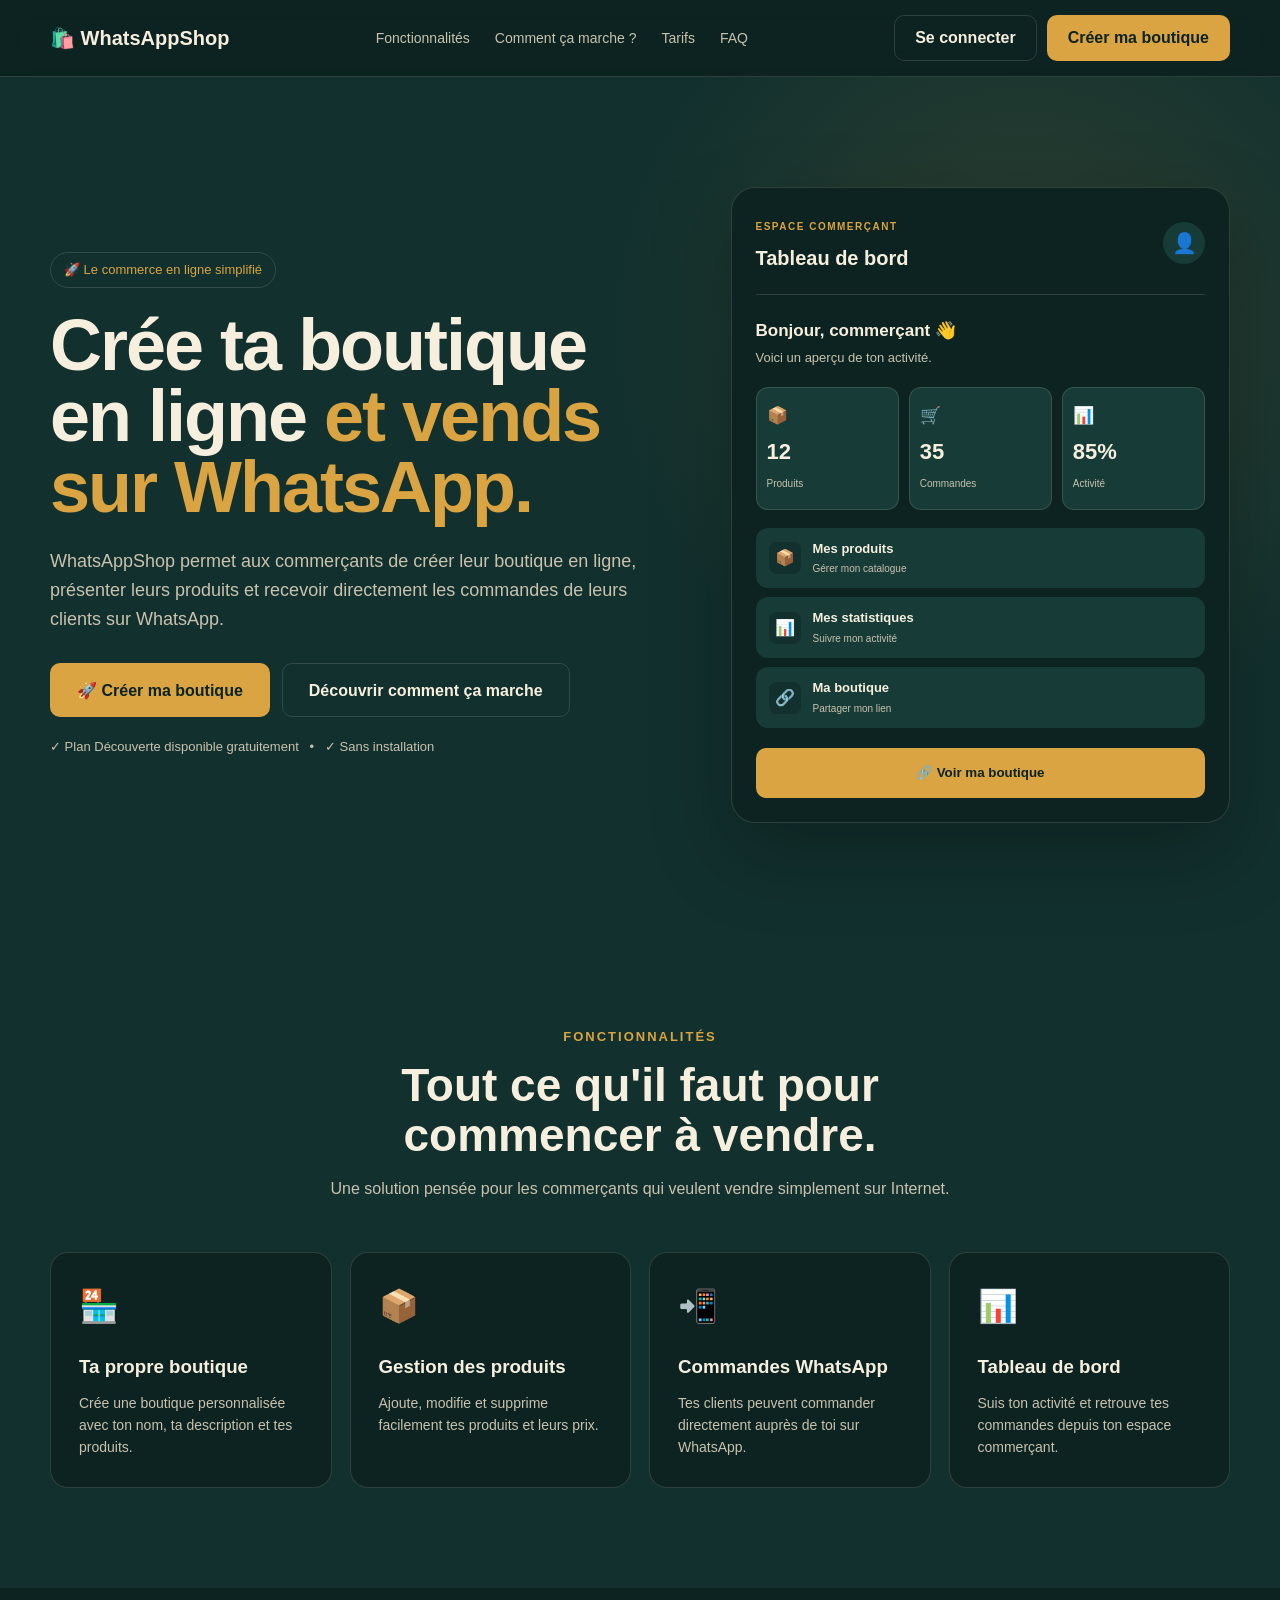
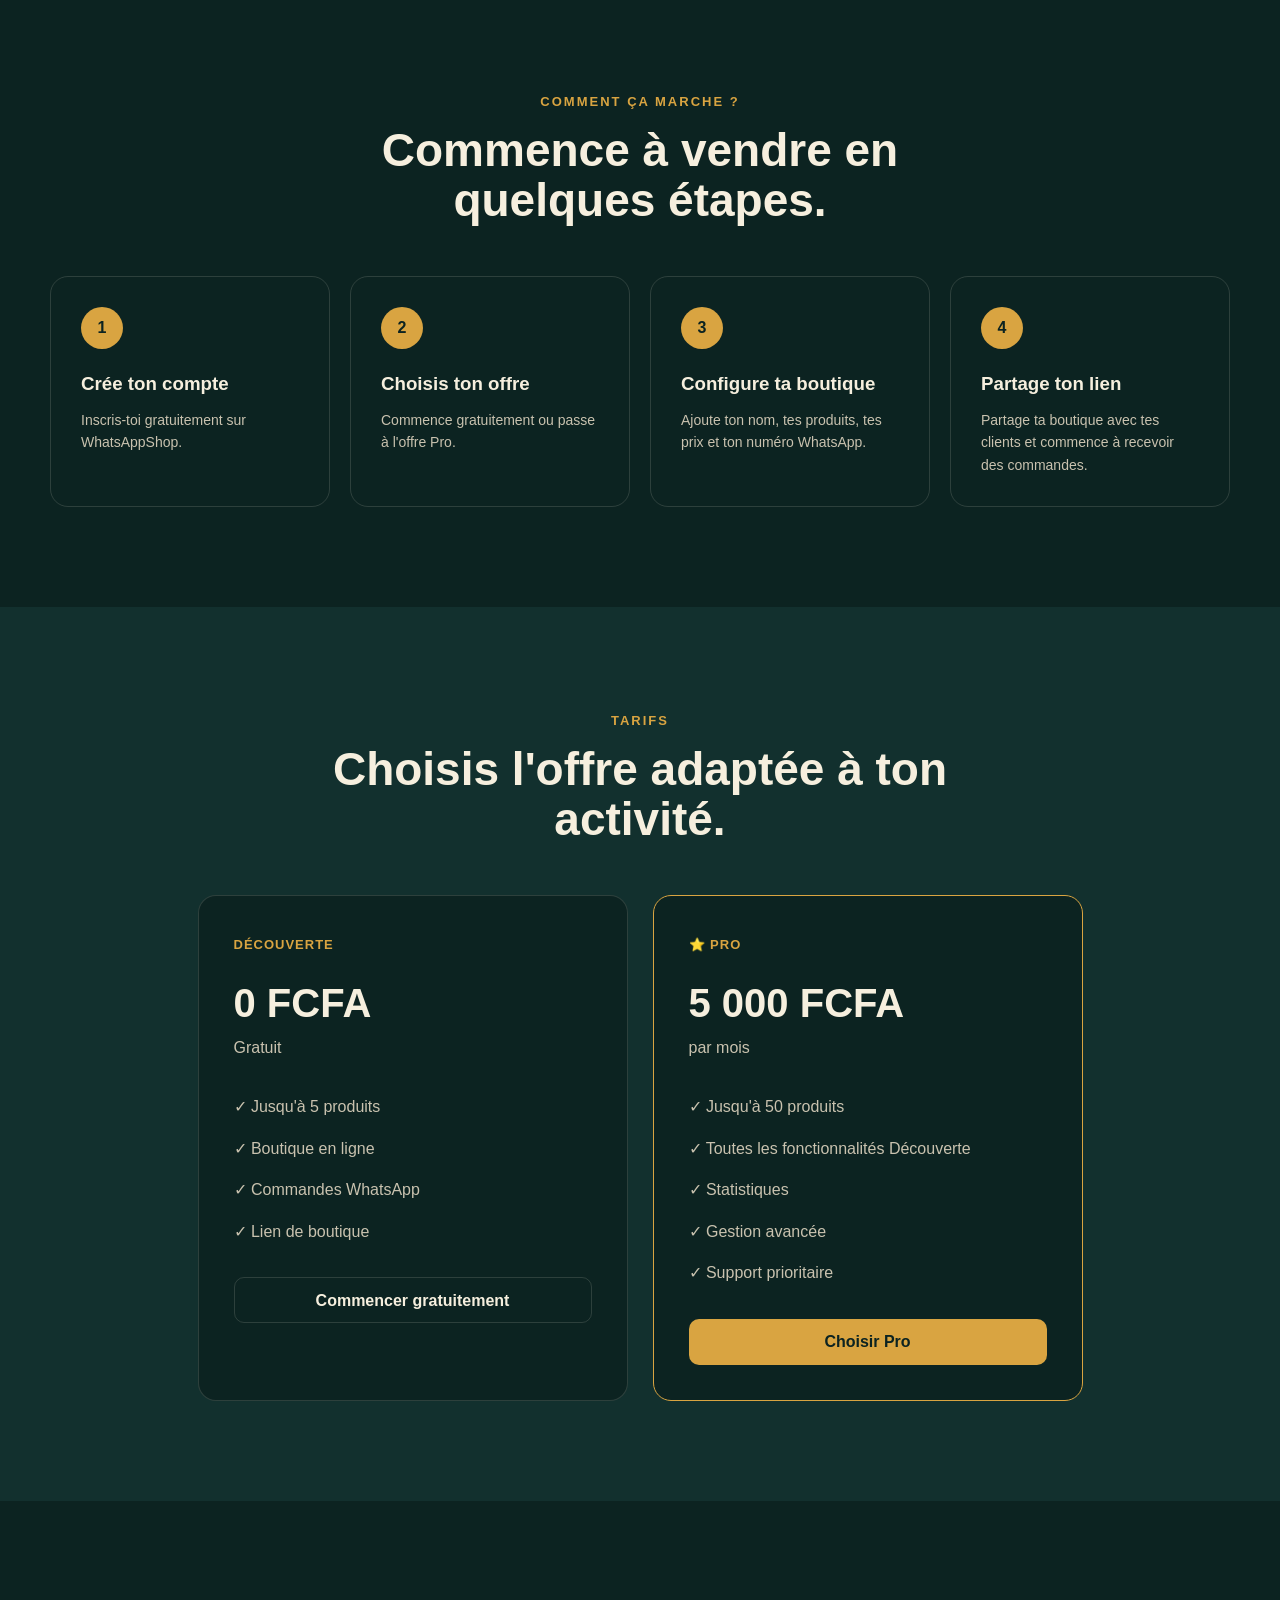
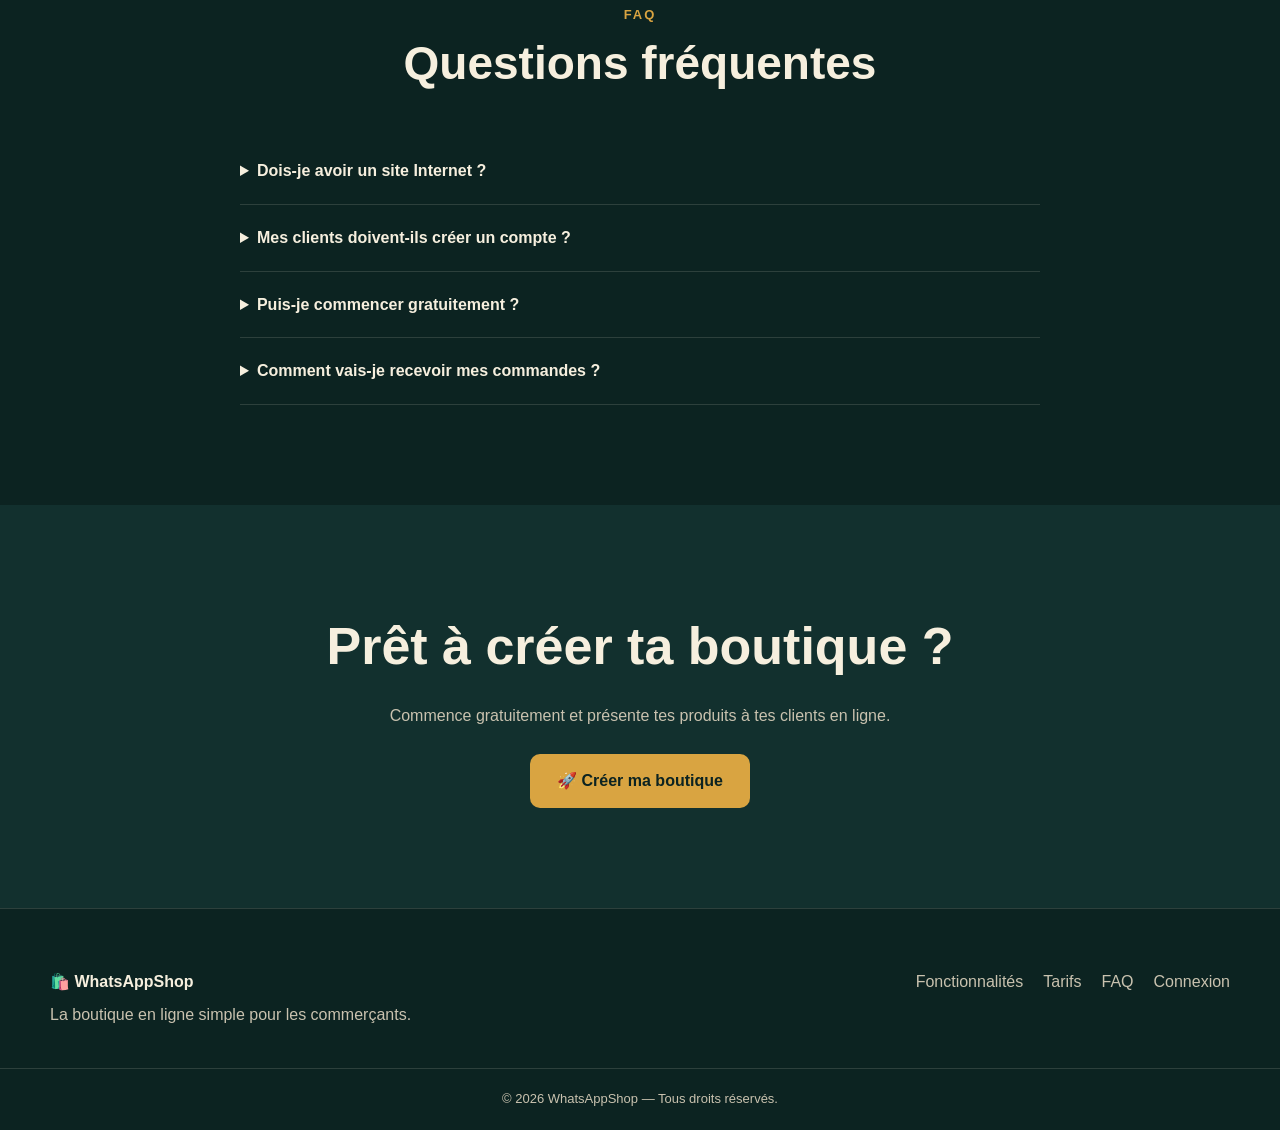
<file: index.html>
﻿<!DOCTYPE html>
<html lang="fr">
<head>
    <meta charset="UTF-8">
    <meta name="viewport" content="width=device-width, initial-scale=1.0">

    <title>WhatsAppShop — Crée ta boutique en ligne</title>

    <meta
        name="description"
        content="WhatsAppShop permet aux commerçants de créer facilement leur boutique en ligne et de recevoir leurs commandes sur WhatsApp."
    >

    <link rel="stylesheet" href="css/global.css">
    <link rel="stylesheet" href="css/landing.css">
</head>

<body>

    <!-- =========================
         NAVIGATION
    ========================== -->

    <header class="navbar">
        <div class="container navbar-content">

            <a href="index.html" class="logo">
                🛍️ WhatsAppShop
            </a>

            <nav class="nav-links">
                <a href="#fonctionnalites">Fonctionnalités</a>
                <a href="#comment-ca-marche">Comment ça marche ?</a>
                <a href="#tarifs">Tarifs</a>
                <a href="#faq">FAQ</a>
            </nav>

            <div class="nav-actions">
                <a href="pages/login.html" class="btn btn-secondary">
                    Se connecter
                </a>

                <a href="pages/register.html" class="btn btn-primary">
                    Créer ma boutique
                </a>
            </div>

        </div>
    </header>


    <main>

        <!-- =========================
             HERO
        ========================== -->

        <section class="hero">

            <div class="container hero-content">

                <div class="hero-text">

                    <span class="badge">
                        🚀 Le commerce en ligne simplifié
                    </span>

                    <h1>
                        Crée ta boutique en ligne
                        <span>et vends sur WhatsApp.</span>
                    </h1>

                    <p>
                        WhatsAppShop permet aux commerçants de créer leur
                        boutique en ligne, présenter leurs produits et
                        recevoir directement les commandes de leurs clients
                        sur WhatsApp.
                    </p>

                    <div class="hero-actions">

                        <a href="pages/register.html" class="btn btn-primary btn-large">
                            🚀 Créer ma boutique
                        </a>

                        <a href="#comment-ca-marche" class="btn btn-secondary btn-large">
                            Découvrir comment ça marche
                        </a>

                    </div>

                    <div class="hero-note">
                        ✓ Plan Découverte disponible gratuitement
                        &nbsp; • &nbsp;
                        ✓ Sans installation
                    </div>

                </div>


                <div class="hero-card">

                    <div class="dashboard-preview-header">

                        <div>
                            <span class="preview-label">ESPACE COMMERÇANT</span>
                            <strong>Tableau de bord</strong>
                        </div>

                        <span class="preview-avatar">👤</span>

                    </div>


                    <div class="dashboard-preview-greeting">

                        <strong>Bonjour, commerçant 👋</strong>

                        <p>
                            Voici un aperçu de ton activité.
                        </p>

                    </div>


                    <div class="dashboard-preview-stats">

                        <div class="preview-stat">
                            <span>📦</span>
                            <strong>12</strong>
                            <small>Produits</small>
                        </div>

                        <div class="preview-stat">
                            <span>🛒</span>
                            <strong>35</strong>
                            <small>Commandes</small>
                        </div>

                        <div class="preview-stat">
                            <span>📊</span>
                            <strong>85%</strong>
                            <small>Activité</small>
                        </div>

                    </div>


                    <div class="dashboard-preview-menu">

                        <div>
                            <span>📦</span>

                            <div>
                                <strong>Mes produits</strong>
                                <small>Gérer mon catalogue</small>
                            </div>
                        </div>


                        <div>
                            <span>📊</span>

                            <div>
                                <strong>Mes statistiques</strong>
                                <small>Suivre mon activité</small>
                            </div>
                        </div>


                        <div>
                            <span>🔗</span>

                            <div>
                                <strong>Ma boutique</strong>
                                <small>Partager mon lien</small>
                            </div>
                        </div>

                    </div>


                    <button class="mockup-button">
                        🔗 Voir ma boutique
                    </button>

                </div>

            </div>

        </section>


        <!-- =========================
             FONCTIONNALITÉS
        ========================== -->

        <section id="fonctionnalites" class="section">

            <div class="container">

                <div class="section-heading">

                    <span class="section-label">
                        FONCTIONNALITÉS
                    </span>

                    <h2>
                        Tout ce qu'il faut pour commencer à vendre.
                    </h2>

                    <p>
                        Une solution pensée pour les commerçants qui
                        veulent vendre simplement sur Internet.
                    </p>

                </div>


                <div class="features-grid">

                    <article class="feature-card">
                        <div class="feature-icon">🏪</div>
                        <h3>Ta propre boutique</h3>
                        <p>
                            Crée une boutique personnalisée avec ton nom,
                            ta description et tes produits.
                        </p>
                    </article>


                    <article class="feature-card">
                        <div class="feature-icon">📦</div>
                        <h3>Gestion des produits</h3>
                        <p>
                            Ajoute, modifie et supprime facilement tes
                            produits et leurs prix.
                        </p>
                    </article>


                    <article class="feature-card">
                        <div class="feature-icon">📲</div>
                        <h3>Commandes WhatsApp</h3>
                        <p>
                            Tes clients peuvent commander directement
                            auprès de toi sur WhatsApp.
                        </p>
                    </article>


                    <article class="feature-card">
                        <div class="feature-icon">📊</div>
                        <h3>Tableau de bord</h3>
                        <p>
                            Suis ton activité et retrouve tes commandes
                            depuis ton espace commerçant.
                        </p>
                    </article>

                </div>

            </div>

        </section>


        <!-- =========================
             COMMENT ÇA MARCHE
        ========================== -->

        <section id="comment-ca-marche" class="section section-alt">

            <div class="container">

                <div class="section-heading">

                    <span class="section-label">
                        COMMENT ÇA MARCHE ?
                    </span>

                    <h2>
                        Commence à vendre en quelques étapes.
                    </h2>

                </div>


                <div class="steps-grid">

                    <article class="step-card">

                        <span class="step-number">1</span>

                        <h3>Crée ton compte</h3>

                        <p>
                            Inscris-toi gratuitement sur WhatsAppShop.
                        </p>

                    </article>


                    <article class="step-card">

                        <span class="step-number">2</span>

                        <h3>Choisis ton offre</h3>

                        <p>
                            Commence gratuitement ou passe à l'offre Pro.
                        </p>

                    </article>


                    <article class="step-card">

                        <span class="step-number">3</span>

                        <h3>Configure ta boutique</h3>

                        <p>
                            Ajoute ton nom, tes produits, tes prix et
                            ton numéro WhatsApp.
                        </p>

                    </article>


                    <article class="step-card">

                        <span class="step-number">4</span>

                        <h3>Partage ton lien</h3>

                        <p>
                            Partage ta boutique avec tes clients et
                            commence à recevoir des commandes.
                        </p>

                    </article>

                </div>

            </div>

        </section>


        <!-- =========================
             TARIFS
        ========================== -->

        <section id="tarifs" class="section">

            <div class="container">

                <div class="section-heading">

                    <span class="section-label">
                        TARIFS
                    </span>

                    <h2>
                        Choisis l'offre adaptée à ton activité.
                    </h2>

                </div>


                <div class="pricing-grid">

                    <article class="pricing-card">

                        <span class="pricing-label">
                            DÉCOUVERTE
                        </span>

                        <h3>0 FCFA</h3>

                        <p class="pricing-period">
                            Gratuit
                        </p>

                        <ul>
                            <li>✓ Jusqu'à 5 produits</li>
                            <li>✓ Boutique en ligne</li>
                            <li>✓ Commandes WhatsApp</li>
                            <li>✓ Lien de boutique</li>
                        </ul>

                        <a
                            href="pages/register.html"
                            class="btn btn-secondary btn-full"
                        >
                            Commencer gratuitement
                        </a>

                    </article>


                    <article class="pricing-card pricing-featured">

                        <span class="pricing-label">
                            ⭐ PRO
                        </span>

                        <h3>5 000 FCFA</h3>

                        <p class="pricing-period">
                            par mois
                        </p>

                        <ul>
                            <li>✓ Jusqu'à 50 produits</li>
                            <li>✓ Toutes les fonctionnalités Découverte</li>
                            <li>✓ Statistiques</li>
                            <li>✓ Gestion avancée</li>
                            <li>✓ Support prioritaire</li>
                        </ul>

                        <a
                            href="pages/register.html"
                            class="btn btn-primary btn-full"
                        >
                            Choisir Pro
                        </a>

                    </article>

                </div>

            </div>

        </section>


        <!-- =========================
             FAQ
        ========================== -->

        <section id="faq" class="section section-alt">

            <div class="container">

                <div class="section-heading">

                    <span class="section-label">
                        FAQ
                    </span>

                    <h2>
                        Questions fréquentes
                    </h2>

                </div>


                <div class="faq-list">

                    <details>
                        <summary>
                            Dois-je avoir un site Internet ?
                        </summary>

                        <p>
                            Non. WhatsAppShop te permet de créer ta boutique
                            directement depuis la plateforme.
                        </p>
                    </details>


                    <details>
                        <summary>
                            Mes clients doivent-ils créer un compte ?
                        </summary>

                        <p>
                            Non. Le client peut consulter ta boutique,
                            choisir ses produits et commander directement
                            via WhatsApp.
                        </p>
                    </details>


                    <details>
                        <summary>
                            Puis-je commencer gratuitement ?
                        </summary>

                        <p>
                            Oui. L'offre Découverte permet de commencer
                            gratuitement avec jusqu'à 5 produits.
                        </p>
                    </details>


                    <details>
                        <summary>
                            Comment vais-je recevoir mes commandes ?
                        </summary>

                        <p>
                            Les commandes peuvent être envoyées directement
                            vers ton numéro WhatsApp.
                        </p>
                    </details>

                </div>

            </div>

        </section>


        <!-- =========================
             CTA
        ========================== -->

        <section class="cta-section">

            <div class="container cta-content">

                <h2>
                    Prêt à créer ta boutique ?
                </h2>

                <p>
                    Commence gratuitement et présente tes produits
                    à tes clients en ligne.
                </p>

                <a
                    href="pages/register.html"
                    class="btn btn-primary btn-large"
                >
                    🚀 Créer ma boutique
                </a>

            </div>

        </section>

    </main>


    <!-- =========================
         FOOTER
    ========================== -->

    <footer class="footer">

        <div class="container footer-content">

            <div>
                <strong>🛍️ WhatsAppShop</strong>

                <p>
                    La boutique en ligne simple pour les commerçants.
                </p>
            </div>

            <div class="footer-links">
                <a href="#fonctionnalites">Fonctionnalités</a>
                <a href="#tarifs">Tarifs</a>
                <a href="#faq">FAQ</a>
                <a href="pages/login.html">Connexion</a>
            </div>

        </div>

        <div class="footer-bottom">
            © 2026 WhatsAppShop — Tous droits réservés.
        </div>

    </footer>

</body>
</html>
</file>
<file: css/global.css>
﻿:root {
    --bg: #12302E;
    --bg-deep: #0C2321;
    --bg-soft: #173B37;

    --ivory: #F6EFDE;
    --ivory-dim: #C9C2AF;

    --gold: #D9A441;
    --raspberry: #C4456B;

    --line: rgba(246, 239, 222, 0.14);

    --radius: 18px;
    --container: 1180px;
}

* {
    box-sizing: border-box;
    margin: 0;
    padding: 0;
}

html {
    scroll-behavior: smooth;
}

body {
    font-family: Arial, sans-serif;
    background: var(--bg);
    color: var(--ivory);
    line-height: 1.6;
}

a {
    color: inherit;
    text-decoration: none;
}

.container {
    width: min(1180px, calc(100% - 40px));
    margin: 0 auto;
}

.btn {
    display: inline-flex;
    align-items: center;
    justify-content: center;
    min-height: 46px;
    padding: 0 20px;
    border-radius: 10px;
    border: 1px solid transparent;
    font-weight: 600;
    cursor: pointer;
    transition: 0.2s ease;
}

.btn-primary {
    background: var(--gold);
    color: var(--bg-deep);
}

.btn-primary:hover {
    transform: translateY(-2px);
    filter: brightness(1.08);
}

.btn-secondary {
    border-color: var(--line);
    background: transparent;
    color: var(--ivory);
}

.btn-secondary:hover {
    background: var(--bg-soft);
}

.btn-large {
    min-height: 54px;
    padding: 0 26px;
}

.btn-full {
    width: 100%;
}

.section {
    padding: 100px 0;
}

.section-alt {
    background: var(--bg-deep);
}

.section-heading {
    max-width: 700px;
    margin: 0 auto 50px;
    text-align: center;
}

.section-label {
    display: inline-block;
    margin-bottom: 12px;
    color: var(--gold);
    font-size: 13px;
    font-weight: 700;
    letter-spacing: 2px;
}

.section-heading h2 {
    margin-bottom: 15px;
    font-size: clamp(30px, 5vw, 46px);
    line-height: 1.1;
}

.section-heading p {
    color: var(--ivory-dim);
}

@media (max-width: 800px) {

    .container {
        width: min(100% - 28px, var(--container));
    }

    .section {
        padding: 70px 0;
    }
}
</file>
<file: css/landing.css>
﻿/* NAVBAR */

.navbar {
    position: sticky;
    top: 0;
    z-index: 100;
    background: rgba(12, 35, 33, 0.94);
    border-bottom: 1px solid var(--line);
    backdrop-filter: blur(12px);
}

.navbar-content {
    min-height: 76px;
    display: flex;
    align-items: center;
    justify-content: space-between;
    gap: 25px;
}

.logo {
    font-size: 20px;
    font-weight: 700;
    white-space: nowrap;
}

.nav-links {
    display: flex;
    gap: 25px;
    color: var(--ivory-dim);
    font-size: 14px;
}

.nav-links a:hover {
    color: var(--ivory);
}

.nav-actions {
    display: flex;
    gap: 10px;
}


/* HERO */

.hero {
    padding: 110px 0 100px;
    background:
        radial-gradient(circle at 80% 30%, rgba(217, 164, 65, 0.14), transparent 35%),
        var(--bg);
}

.hero-content {
    display: grid;
    grid-template-columns: 1.1fr 0.9fr;
    align-items: center;
    gap: 70px;
}

.badge {
    display: inline-block;
    margin-bottom: 22px;
    padding: 7px 13px;
    border: 1px solid var(--line);
    border-radius: 30px;
    color: var(--gold);
    font-size: 13px;
}

.hero h1 {
    max-width: 700px;
    margin-bottom: 25px;
    font-size: clamp(42px, 6vw, 72px);
    line-height: 0.98;
    letter-spacing: -2px;
}

.hero h1 span {
    color: var(--gold);
}

.hero-text > p {
    max-width: 650px;
    margin-bottom: 30px;
    color: var(--ivory-dim);
    font-size: 18px;
}

.hero-actions {
    display: flex;
    flex-wrap: wrap;
    gap: 12px;
}

.hero-note {
    margin-top: 20px;
    color: var(--ivory-dim);
    font-size: 13px;
}


/* MOCKUP */

.hero-card {
    padding: 24px;
    border: 1px solid var(--line);
    border-radius: 24px;
    background: var(--bg-deep);
    box-shadow: 0 30px 80px rgba(0, 0, 0, 0.25);
}

.mockup-header {
    display: flex;
    align-items: center;
    gap: 12px;
    padding-bottom: 20px;
    border-bottom: 1px solid var(--line);
}

.mockup-header span {
    font-size: 25px;
}

.mockup-product {
    display: flex;
    align-items: center;
    gap: 15px;
    margin-top: 18px;
    padding: 14px;
    border-radius: 14px;
    background: var(--bg-soft);
}

.mockup-product p {
    margin-top: 3px;
    color: var(--gold);
    font-weight: 600;
}

.mockup-image {
    width: 60px;
    height: 60px;
    display: grid;
    place-items: center;
    border-radius: 12px;
    background: #3E6B62;
    font-size: 28px;
}

.mockup-button {
    width: 100%;
    margin-top: 20px;
    min-height: 50px;
    border: 0;
    border-radius: 10px;
    background: var(--gold);
    color: var(--bg-deep);
    font-weight: 700;
}


/* FEATURES */

.features-grid {
    display: grid;
    grid-template-columns: repeat(4, 1fr);
    gap: 18px;
}

.feature-card {
    padding: 28px;
    border: 1px solid var(--line);
    border-radius: var(--radius);
    background: var(--bg-deep);
}

.feature-icon {
    margin-bottom: 20px;
    font-size: 32px;
}

.feature-card h3 {
    margin-bottom: 10px;
}

.feature-card p {
    color: var(--ivory-dim);
    font-size: 14px;
}


/* STEPS */

.steps-grid {
    display: grid;
    grid-template-columns: repeat(4, 1fr);
    gap: 20px;
}

.step-card {
    position: relative;
    padding: 30px;
    border: 1px solid var(--line);
    border-radius: var(--radius);
}

.step-number {
    display: grid;
    place-items: center;
    width: 42px;
    height: 42px;
    margin-bottom: 20px;
    border-radius: 50%;
    background: var(--gold);
    color: var(--bg-deep);
    font-weight: 800;
}

.step-card h3 {
    margin-bottom: 10px;
}

.step-card p {
    color: var(--ivory-dim);
    font-size: 14px;
}


/* PRICING */

.pricing-grid {
    display: grid;
    grid-template-columns: repeat(2, minmax(280px, 430px));
    justify-content: center;
    gap: 25px;
}

.pricing-card {
    padding: 35px;
    border: 1px solid var(--line);
    border-radius: var(--radius);
    background: var(--bg-deep);
}

.pricing-featured {
    border-color: var(--gold);
}

.pricing-label {
    color: var(--gold);
    font-size: 13px;
    font-weight: 700;
    letter-spacing: 1px;
}

.pricing-card h3 {
    margin-top: 15px;
    font-size: 40px;
}

.pricing-period {
    color: var(--ivory-dim);
}

.pricing-card ul {
    margin: 25px 0;
    list-style: none;
}

.pricing-card li {
    padding: 8px 0;
    color: var(--ivory-dim);
}


/* FAQ */

.faq-list {
    max-width: 800px;
    margin: auto;
}

.faq-list details {
    padding: 20px 0;
    border-bottom: 1px solid var(--line);
}

.faq-list summary {
    cursor: pointer;
    font-weight: 600;
}

.faq-list p {
    margin-top: 12px;
    color: var(--ivory-dim);
}


/* CTA */

.cta-section {
    padding: 100px 0;
    background: var(--bg);
}

.cta-content {
    text-align: center;
}

.cta-content h2 {
    margin-bottom: 15px;
    font-size: clamp(32px, 5vw, 52px);
}

.cta-content p {
    margin-bottom: 25px;
    color: var(--ivory-dim);
}


/* FOOTER */

.footer {
    padding-top: 60px;
    background: var(--bg-deep);
    border-top: 1px solid var(--line);
}

.footer-content {
    display: flex;
    justify-content: space-between;
    gap: 40px;
    padding-bottom: 40px;
}

.footer-content p {
    margin-top: 8px;
    color: var(--ivory-dim);
}

.footer-links {
    display: flex;
    flex-wrap: wrap;
    gap: 20px;
    color: var(--ivory-dim);
}

.footer-links a:hover {
    color: var(--ivory);
}

.footer-bottom {
    padding: 20px;
    border-top: 1px solid var(--line);
    text-align: center;
    color: var(--ivory-dim);
    font-size: 13px;
}


/* RESPONSIVE */

@media (max-width: 1000px) {

    .nav-links {
        display: none;
    }

    .hero-content {
        grid-template-columns: 1fr;
        gap: 50px;
    }

    .features-grid,
    .steps-grid {
        grid-template-columns: repeat(2, 1fr);
    }
}

@media (max-width: 650px) {

    .navbar-content {
        min-height: 68px;
    }

    .nav-actions .btn-secondary {
        display: none;
    }

    .nav-actions .btn-primary {
        min-height: 40px;
        padding: 0 14px;
        font-size: 13px;
    }

    .hero {
        padding: 70px 0;
    }

    .hero h1 {
        letter-spacing: -1px;
    }

    .hero-text > p {
        font-size: 16px;
    }

    .hero-actions {
        flex-direction: column;
    }

    .hero-actions .btn {
        width: 100%;
    }

    .features-grid,
    .steps-grid,
    .pricing-grid {
        grid-template-columns: 1fr;
    }

    .footer-content {
        flex-direction: column;
    }
}

/* DASHBOARD PREVIEW */

.dashboard-preview-header {
    display: flex;
    align-items: center;
    justify-content: space-between;
    padding-bottom: 20px;
    border-bottom: 1px solid var(--line);
}

.dashboard-preview-header strong {
    display: block;
    margin-top: 4px;
    font-size: 20px;
}

.preview-label {
    color: var(--gold);
    font-size: 10px;
    font-weight: 700;
    letter-spacing: 1.5px;
}

.preview-avatar {
    display: grid;
    place-items: center;
    width: 42px;
    height: 42px;
    border-radius: 50%;
    background: var(--bg-soft);
    font-size: 20px;
}

.dashboard-preview-greeting {
    padding: 22px 0 18px;
}

.dashboard-preview-greeting strong {
    font-size: 17px;
}

.dashboard-preview-greeting p {
    margin-top: 4px;
    color: var(--ivory-dim);
    font-size: 13px;
}


/* STATISTIQUES */

.dashboard-preview-stats {
    display: grid;
    grid-template-columns: repeat(3, 1fr);
    gap: 10px;
}

.preview-stat {
    padding: 14px 10px;
    border: 1px solid var(--line);
    border-radius: 12px;
    background: var(--bg-soft);
}

.preview-stat span {
    display: block;
    margin-bottom: 5px;
    font-size: 17px;
}

.preview-stat strong {
    display: block;
    font-size: 22px;
}

.preview-stat small {
    color: var(--ivory-dim);
    font-size: 10px;
}


/* MENU */

.dashboard-preview-menu {
    display: grid;
    gap: 9px;
    margin-top: 18px;
}

.dashboard-preview-menu > div {
    display: flex;
    align-items: center;
    gap: 12px;
    padding: 11px 13px;
    border-radius: 12px;
    background: var(--bg-soft);
}

.dashboard-preview-menu > div > span {
    display: grid;
    place-items: center;
    width: 32px;
    height: 32px;
    border-radius: 8px;
    background: var(--bg);
}

.dashboard-preview-menu strong {
    display: block;
    font-size: 13px;
}

.dashboard-preview-menu small {
    display: block;
    margin-top: 2px;
    color: var(--ivory-dim);
    font-size: 10px;
}


/* BOUTON */

.hero-card .mockup-button {
    cursor: default;
}
</file>
